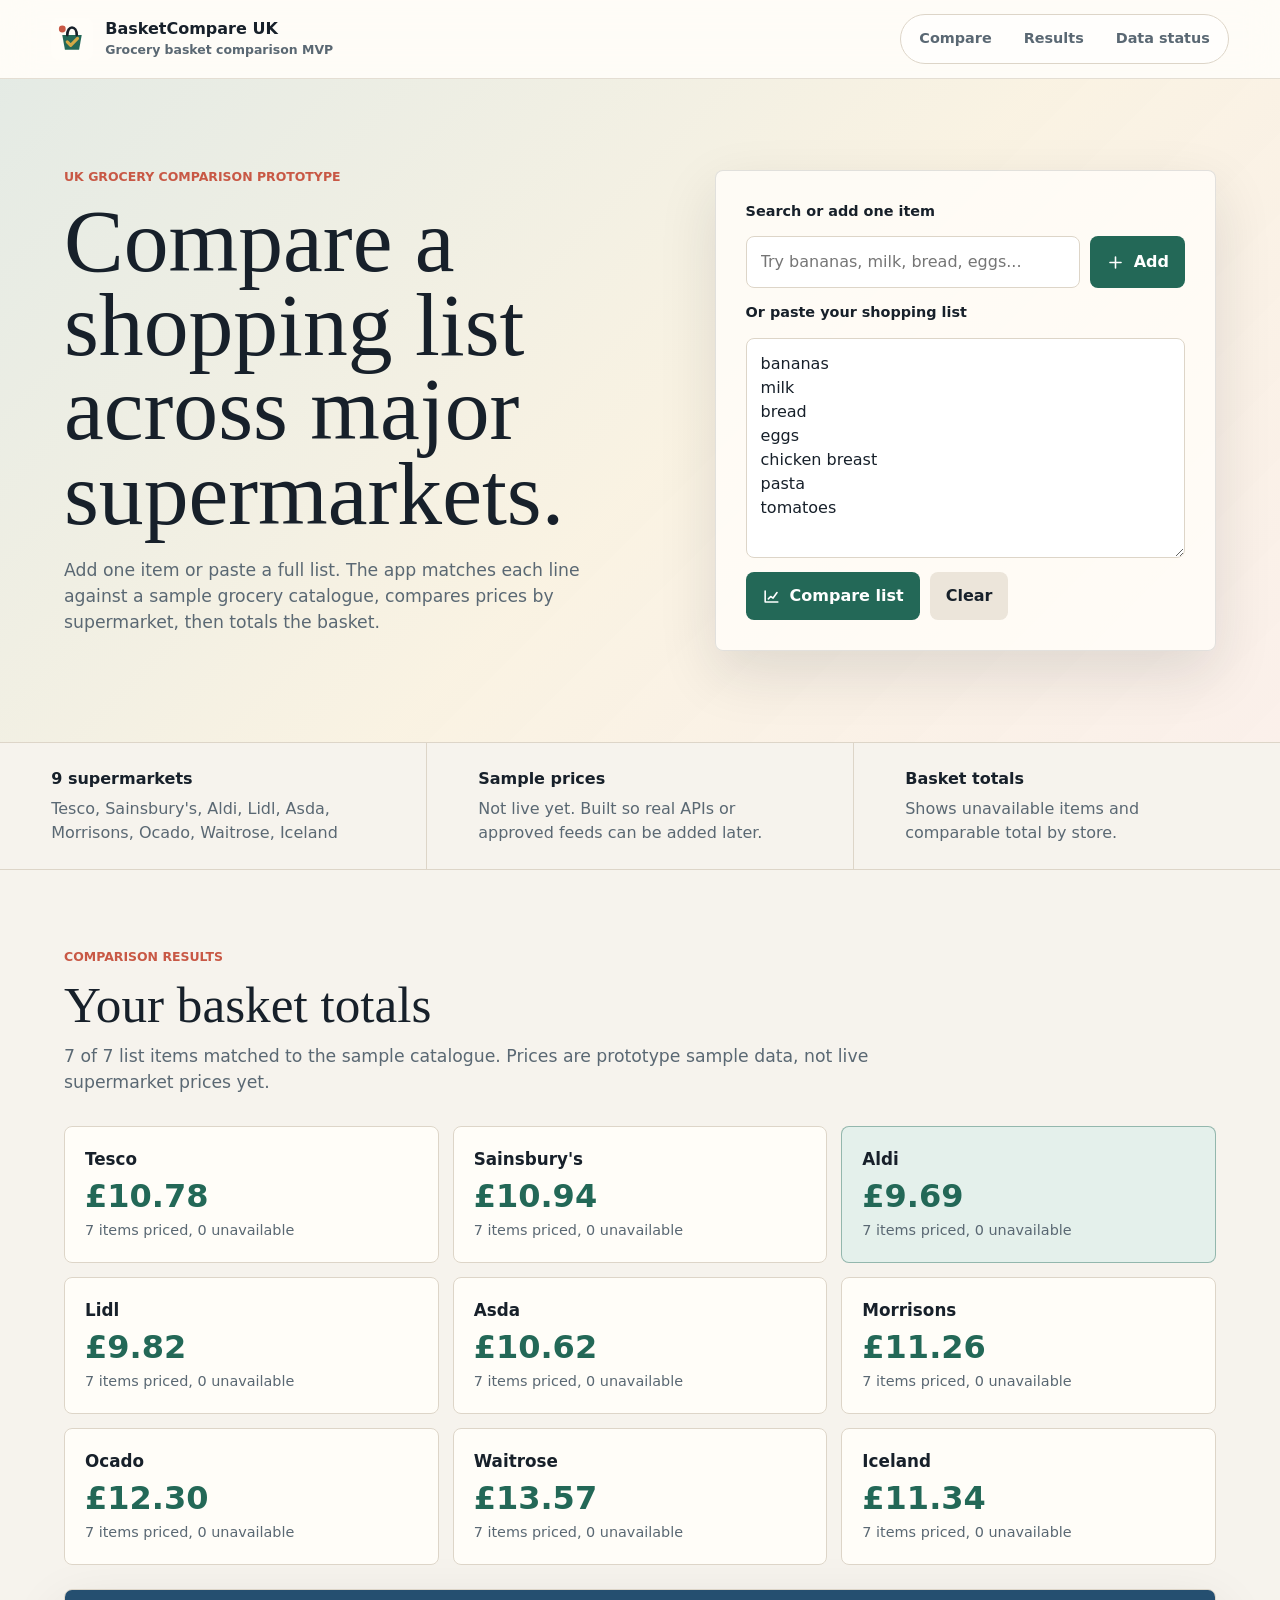
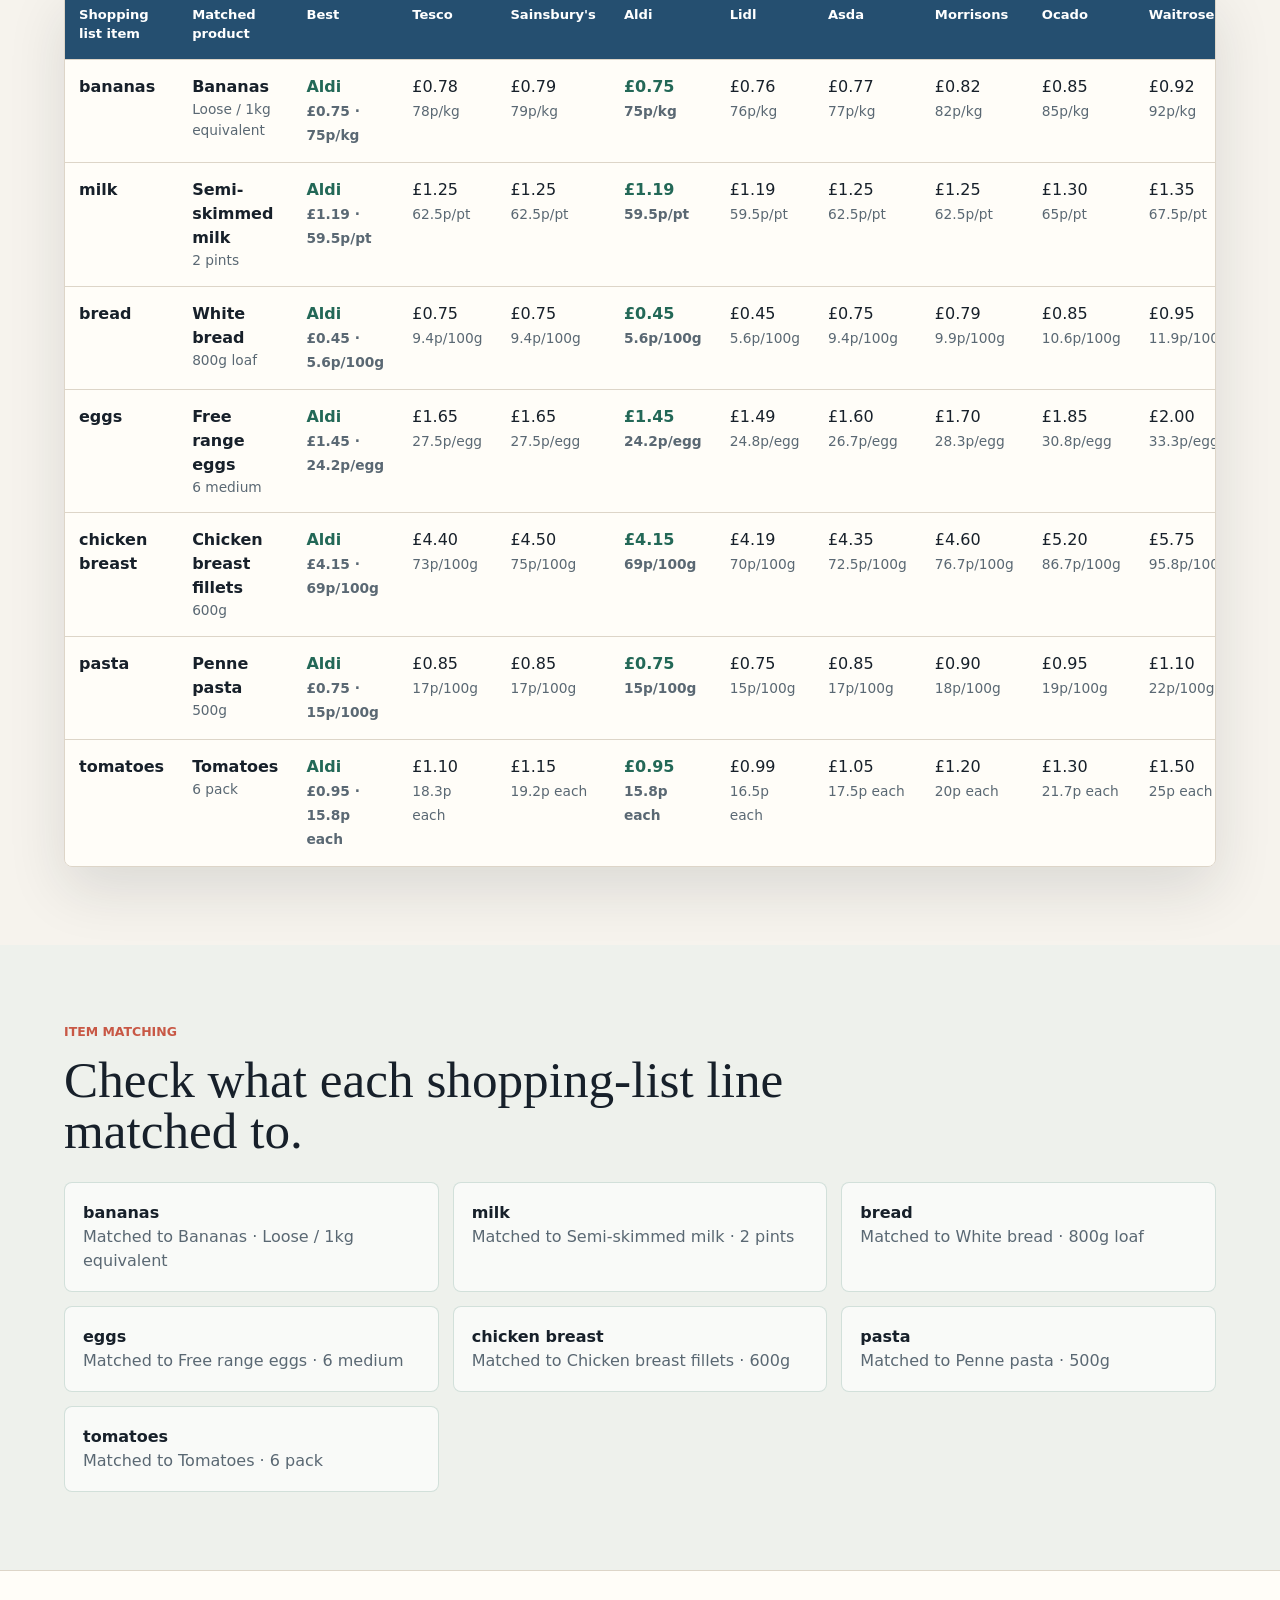
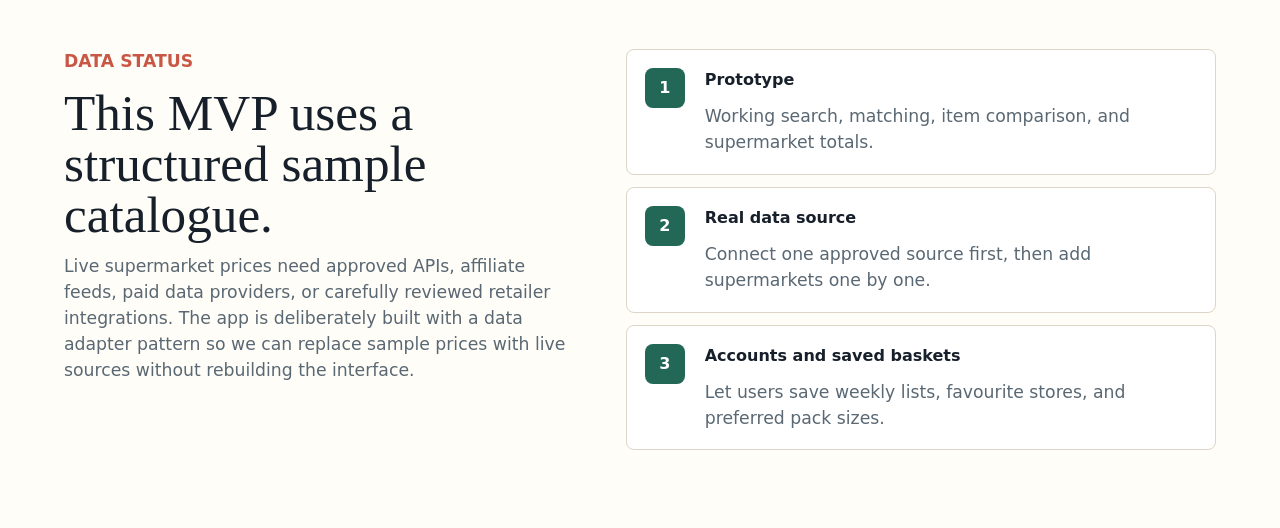
<file: index.html>
<!doctype html>
<html lang="en">
  <head>
    <meta charset="utf-8" />
    <meta name="viewport" content="width=device-width, initial-scale=1" />
    <meta
      name="description"
      content="A UK grocery basket comparison prototype for comparing shopping list totals across major supermarkets."
    />
    <title>BasketCompare UK | Grocery price comparison prototype</title>
    <link rel="stylesheet" href="styles.css" />
  </head>
  <body>
    <header class="app-header">
      <a class="brand" href="#top" aria-label="BasketCompare UK home">
        <img src="assets/basket-mark.svg" alt="" width="42" height="42" />
        <span>
          <strong>BasketCompare UK</strong>
          <small>Grocery basket comparison MVP</small>
        </span>
      </a>
      <nav aria-label="App sections">
        <a href="#compare">Compare</a>
        <a href="#results">Results</a>
        <a href="#data">Data status</a>
      </nav>
    </header>

    <main id="top">
      <section class="workspace" id="compare" aria-labelledby="app-title">
        <div class="workspace-copy">
          <p class="eyebrow">UK grocery comparison prototype</p>
          <h1 id="app-title">Compare a shopping list across major supermarkets.</h1>
          <p>
            Add one item or paste a full list. The app matches each line against a sample
            grocery catalogue, compares prices by supermarket, then totals the basket.
          </p>
        </div>

        <div class="input-panel" aria-label="Shopping list input">
          <label for="single-item">Search or add one item</label>
          <div class="search-row">
            <input id="single-item" type="search" placeholder="Try bananas, milk, bread, eggs..." autocomplete="off" />
            <button class="button primary" type="button" id="add-item-button">
              <svg viewBox="0 0 24 24" aria-hidden="true"><path d="M12 5v14M5 12h14" /></svg>
              Add
            </button>
          </div>

          <label for="shopping-list">Or paste your shopping list</label>
          <textarea id="shopping-list" rows="8" spellcheck="false">bananas
milk
bread
eggs
chicken breast
pasta
tomatoes</textarea>

          <div class="panel-actions">
            <button class="button primary" type="button" id="compare-button">
              <svg viewBox="0 0 24 24" aria-hidden="true"><path d="M4 19V5M4 19h16M8 15l3-3 3 2 5-7" /></svg>
              Compare list
            </button>
            <button class="button secondary" type="button" id="clear-button">Clear</button>
          </div>
        </div>
      </section>

      <section class="status-strip" aria-label="Prototype status">
        <div>
          <strong>9 supermarkets</strong>
          <span>Tesco, Sainsbury's, Aldi, Lidl, Asda, Morrisons, Ocado, Waitrose, Iceland</span>
        </div>
        <div>
          <strong>Sample prices</strong>
          <span>Not live yet. Built so real APIs or approved feeds can be added later.</span>
        </div>
        <div>
          <strong>Basket totals</strong>
          <span>Shows unavailable items and comparable total by store.</span>
        </div>
      </section>

      <section class="results-section" id="results" aria-live="polite">
        <div class="section-heading">
          <p class="eyebrow">Comparison results</p>
          <h2>Your basket totals</h2>
          <p id="result-summary">Run a comparison to see supermarket totals and item-level prices.</p>
        </div>

        <div class="totals-grid" id="totals-grid"></div>
        <div class="results-table-wrap">
          <table class="results-table">
            <thead>
              <tr id="results-head"></tr>
            </thead>
            <tbody id="results-body"></tbody>
          </table>
        </div>
      </section>

      <section class="match-section" aria-labelledby="matches-title">
        <div class="section-heading compact">
          <p class="eyebrow">Item matching</p>
          <h2 id="matches-title">Check what each shopping-list line matched to.</h2>
        </div>
        <div class="match-list" id="match-list"></div>
      </section>

      <section class="data-section" id="data" aria-labelledby="data-title">
        <div>
          <p class="eyebrow">Data status</p>
          <h2 id="data-title">This MVP uses a structured sample catalogue.</h2>
          <p>
            Live supermarket prices need approved APIs, affiliate feeds, paid data providers,
            or carefully reviewed retailer integrations. The app is deliberately built with a
            data adapter pattern so we can replace sample prices with live sources without
            rebuilding the interface.
          </p>
        </div>
        <div class="roadmap">
          <article>
            <span>1</span>
            <strong>Prototype</strong>
            <p>Working search, matching, item comparison, and supermarket totals.</p>
          </article>
          <article>
            <span>2</span>
            <strong>Real data source</strong>
            <p>Connect one approved source first, then add supermarkets one by one.</p>
          </article>
          <article>
            <span>3</span>
            <strong>Accounts and saved baskets</strong>
            <p>Let users save weekly lists, favourite stores, and preferred pack sizes.</p>
          </article>
        </div>
      </section>
    </main>

    <template id="empty-state-template">
      <tr>
        <td colspan="12" class="empty-cell">No matched items yet. Add a product or compare the starter list.</td>
      </tr>
    </template>

    <script src="data.js"></script>
    <script src="app.js"></script>
  </body>
</html>
</file>
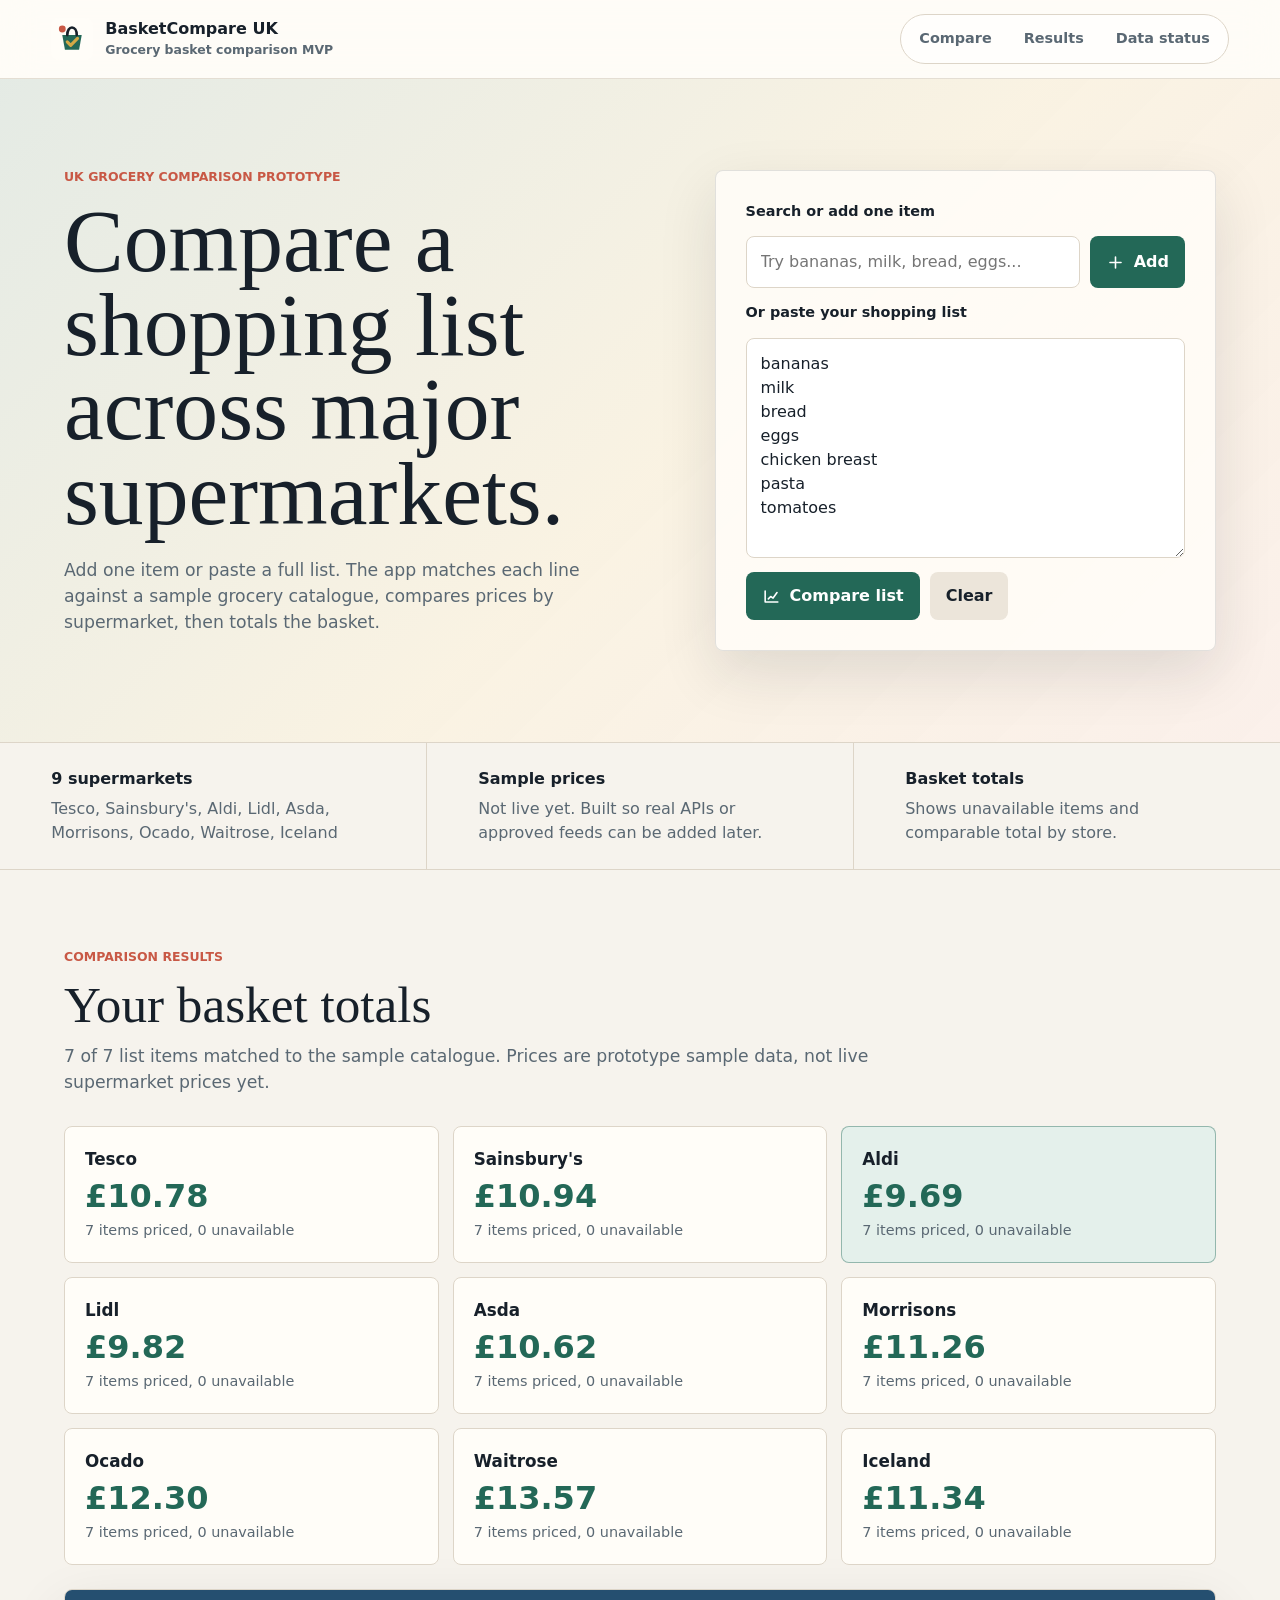
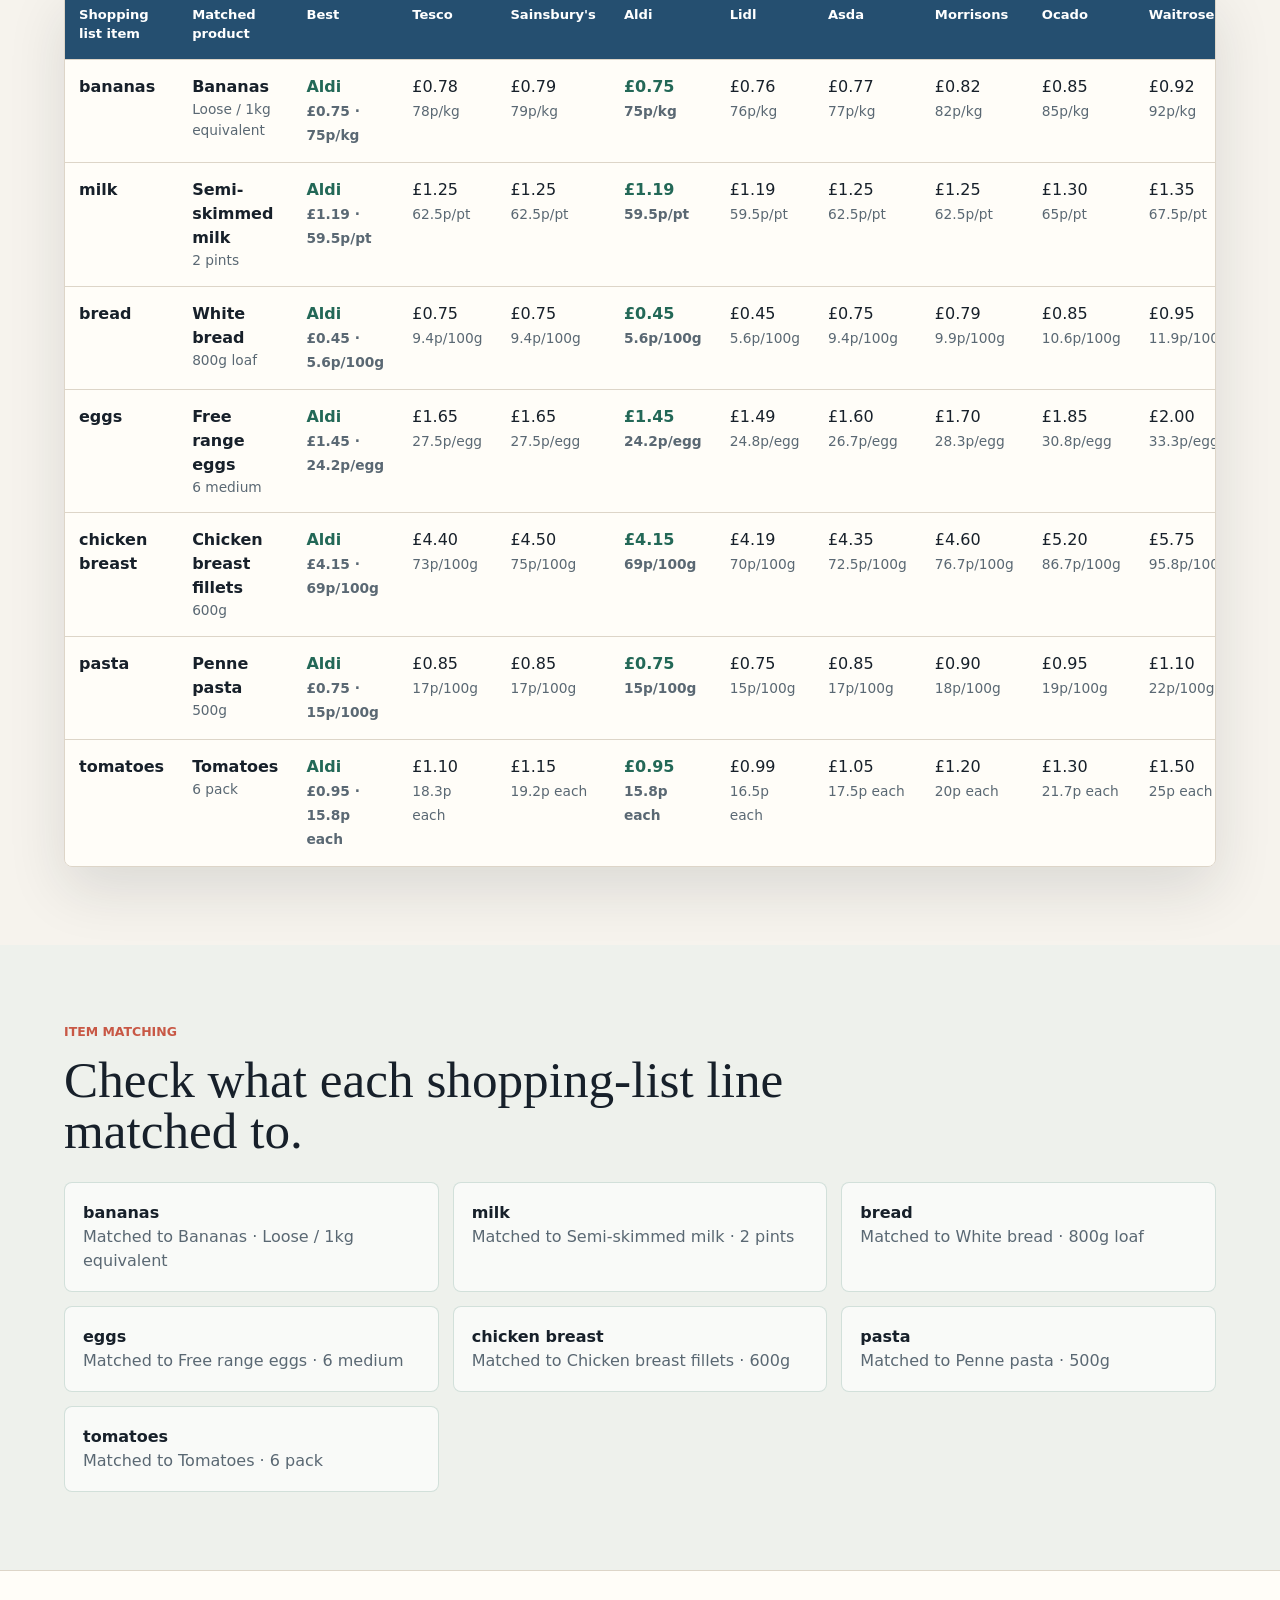
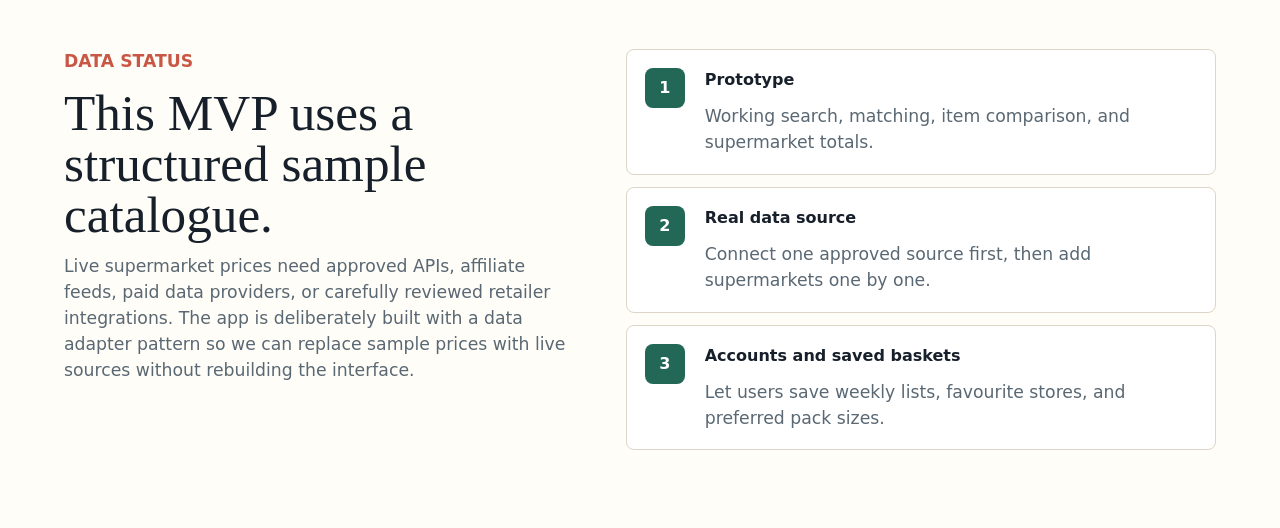
<file: grocery-compare/index.html>
<!doctype html>
<html lang="en">
  <head>
    <meta charset="utf-8" />
    <meta name="viewport" content="width=device-width, initial-scale=1" />
    <meta
      name="description"
      content="A UK grocery basket comparison prototype for comparing shopping list totals across major supermarkets."
    />
    <meta name="deployment-target" content="basketcompare-uk" />
    <title>BasketCompare UK | Grocery price comparison prototype</title>
    <link rel="stylesheet" href="styles.css" />
  </head>
  <body>
    <header class="app-header">
      <a class="brand" href="#top" aria-label="BasketCompare UK home">
        <img src="assets/basket-mark.svg" alt="" width="42" height="42" />
        <span>
          <strong>BasketCompare UK</strong>
          <small>Grocery basket comparison MVP</small>
        </span>
      </a>
      <nav aria-label="App sections">
        <a href="#compare">Compare</a>
        <a href="#results">Results</a>
        <a href="#data">Data status</a>
      </nav>
    </header>

    <main id="top">
      <section class="workspace" id="compare" aria-labelledby="app-title">
        <div class="workspace-copy">
          <p class="eyebrow">UK grocery comparison prototype</p>
          <h1 id="app-title">Compare a shopping list across major supermarkets.</h1>
          <p>
            Add one item or paste a full list. The app matches each line against a sample
            grocery catalogue, compares prices by supermarket, then totals the basket.
          </p>
        </div>

        <div class="input-panel" aria-label="Shopping list input">
          <label for="single-item">Search or add one item</label>
          <div class="search-row">
            <input id="single-item" type="search" placeholder="Try bananas, milk, bread, eggs..." autocomplete="off" />
            <button class="button primary" type="button" id="add-item-button">
              <svg viewBox="0 0 24 24" aria-hidden="true"><path d="M12 5v14M5 12h14" /></svg>
              Add
            </button>
          </div>

          <label for="shopping-list">Or paste your shopping list</label>
          <textarea id="shopping-list" rows="8" spellcheck="false">bananas
milk
bread
eggs
chicken breast
pasta
tomatoes</textarea>

          <div class="panel-actions">
            <button class="button primary" type="button" id="compare-button">
              <svg viewBox="0 0 24 24" aria-hidden="true"><path d="M4 19V5M4 19h16M8 15l3-3 3 2 5-7" /></svg>
              Compare list
            </button>
            <button class="button secondary" type="button" id="clear-button">Clear</button>
          </div>
        </div>
      </section>

      <section class="status-strip" aria-label="Prototype status">
        <div>
          <strong>9 supermarkets</strong>
          <span>Tesco, Sainsbury's, Aldi, Lidl, Asda, Morrisons, Ocado, Waitrose, Iceland</span>
        </div>
        <div>
          <strong>Sample prices</strong>
          <span>Not live yet. Built so real APIs or approved feeds can be added later.</span>
        </div>
        <div>
          <strong>Basket totals</strong>
          <span>Shows unavailable items and comparable total by store.</span>
        </div>
      </section>

      <section class="results-section" id="results" aria-live="polite">
        <div class="section-heading">
          <p class="eyebrow">Comparison results</p>
          <h2>Your basket totals</h2>
          <p id="result-summary">Run a comparison to see supermarket totals and item-level prices.</p>
        </div>

        <div class="totals-grid" id="totals-grid"></div>
        <div class="results-table-wrap">
          <table class="results-table">
            <thead>
              <tr id="results-head"></tr>
            </thead>
            <tbody id="results-body"></tbody>
          </table>
        </div>
      </section>

      <section class="match-section" aria-labelledby="matches-title">
        <div class="section-heading compact">
          <p class="eyebrow">Item matching</p>
          <h2 id="matches-title">Check what each shopping-list line matched to.</h2>
        </div>
        <div class="match-list" id="match-list"></div>
      </section>

      <section class="data-section" id="data" aria-labelledby="data-title">
        <div>
          <p class="eyebrow">Data status</p>
          <h2 id="data-title">This MVP uses a structured sample catalogue.</h2>
          <p>
            Live supermarket prices need approved APIs, affiliate feeds, paid data providers,
            or carefully reviewed retailer integrations. The app is deliberately built with a
            data adapter pattern so we can replace sample prices with live sources without
            rebuilding the interface.
          </p>
        </div>
        <div class="roadmap">
          <article>
            <span>1</span>
            <strong>Prototype</strong>
            <p>Working search, matching, item comparison, and supermarket totals.</p>
          </article>
          <article>
            <span>2</span>
            <strong>Real data source</strong>
            <p>Connect one approved source first, then add supermarkets one by one.</p>
          </article>
          <article>
            <span>3</span>
            <strong>Accounts and saved baskets</strong>
            <p>Let users save weekly lists, favourite stores, and preferred pack sizes.</p>
          </article>
        </div>
      </section>
    </main>

    <template id="empty-state-template">
      <tr>
        <td colspan="12" class="empty-cell">No matched items yet. Add a product or compare the starter list.</td>
      </tr>
    </template>

    <script src="data.js"></script>
    <script src="app.js"></script>
  </body>
</html>
</file>
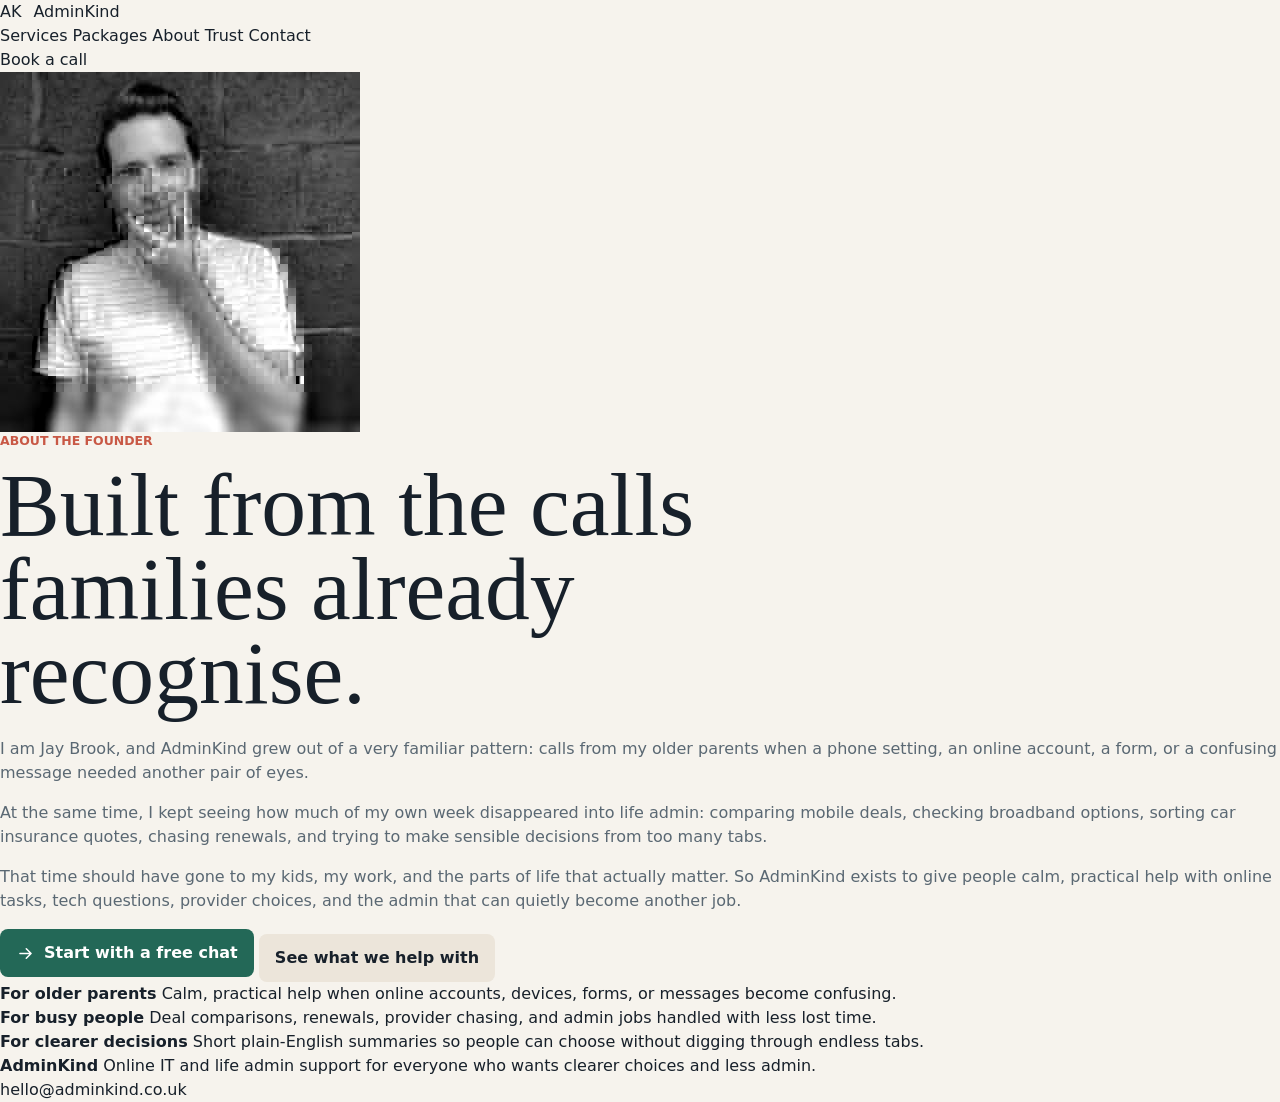
<file: about.html>
<!doctype html>
<html lang="en">
  <head>
    <meta charset="utf-8" />
    <meta name="viewport" content="width=device-width, initial-scale=1" />
    <meta
      name="description"
      content="Meet Jay Brook, founder of AdminKind, and learn why the service was created to make online IT support and life admin clearer, calmer, and less time-consuming."
    />
    <title>About Jay Brook | AdminKind</title>
    <link rel="stylesheet" href="styles.css?v=logo-spacing" />
  </head>
  <body class="about-page">
    <header class="site-header">
      <a class="brand" href="index.html" aria-label="AdminKind home">
        <span class="brand-mark">AK</span>
        <span>AdminKind</span>
      </a>
      <nav class="nav-links" aria-label="Primary navigation">
        <a href="index.html#services">Services</a>
        <a href="index.html#packages">Packages</a>
        <a href="about.html" aria-current="page">About</a>
        <a href="index.html#trust">Trust</a>
        <a href="index.html#contact">Contact</a>
      </nav>
      <a class="nav-cta" href="index.html#contact">Book a call</a>
    </header>

    <main id="top" class="about-page-main">
      <section class="about-hero" aria-labelledby="about-title">
        <div class="about-photo">
          <img src="assets/jay-brook.jpeg" alt="Jay Brook, founder of AdminKind" />
        </div>
        <div class="about-copy">
          <p class="eyebrow">About the founder</p>
          <h1 id="about-title">Built from the calls families already recognise.</h1>
          <p>
            I am Jay Brook, and AdminKind grew out of a very familiar pattern: calls from my older
            parents when a phone setting, an online account, a form, or a confusing message needed
            another pair of eyes.
          </p>
          <p>
            At the same time, I kept seeing how much of my own week disappeared into life admin:
            comparing mobile deals, checking broadband options, sorting car insurance quotes,
            chasing renewals, and trying to make sensible decisions from too many tabs.
          </p>
          <p>
            That time should have gone to my kids, my work, and the parts of life that actually
            matter. So AdminKind exists to give people calm, practical help with online tasks,
            tech questions, provider choices, and the admin that can quietly become another job.
          </p>
          <div class="about-actions">
            <a class="button primary" href="index.html#contact">
              <svg viewBox="0 0 24 24" aria-hidden="true">
                <path d="M5 12h14M13 6l6 6-6 6" />
              </svg>
              Start with a free chat
            </a>
            <a class="button secondary dark-text" href="index.html#services">See what we help with</a>
          </div>
        </div>
      </section>

      <section class="intro-band" aria-label="Why AdminKind exists">
        <div class="intro-item">
          <strong>For older parents</strong>
          <span>Calm, practical help when online accounts, devices, forms, or messages become confusing.</span>
        </div>
        <div class="intro-item">
          <strong>For busy people</strong>
          <span>Deal comparisons, renewals, provider chasing, and admin jobs handled with less lost time.</span>
        </div>
        <div class="intro-item">
          <strong>For clearer decisions</strong>
          <span>Short plain-English summaries so people can choose without digging through endless tabs.</span>
        </div>
      </section>
    </main>

    <footer class="site-footer">
      <div>
        <strong>AdminKind</strong>
        <span>Online IT and life admin support for everyone who wants clearer choices and less admin.</span>
      </div>
      <a href="mailto:hello@adminkind.co.uk">hello@adminkind.co.uk</a>
    </footer>
  </body>
</html>
</file>
<file: styles.css>
:root {
  --ink: #17202a;
  --muted: #5a6873;
  --paper: #f6f3ed;
  --panel: #fffdf8;
  --green: #236857;
  --green-soft: #e4f0eb;
  --red: #c85845;
  --yellow: #d3a946;
  --blue: #254f70;
  --line: #ddd5c8;
  --white: #ffffff;
  --shadow: 0 22px 58px rgba(23, 32, 42, 0.12);
}

* {
  box-sizing: border-box;
}

html {
  scroll-behavior: smooth;
}

body {
  margin: 0;
  color: var(--ink);
  background: var(--paper);
  font-family: Inter, ui-sans-serif, system-ui, -apple-system, BlinkMacSystemFont, "Segoe UI", sans-serif;
  line-height: 1.5;
}

button,
input,
textarea {
  font: inherit;
}

button {
  cursor: pointer;
}

a {
  color: inherit;
  text-decoration: none;
}

img,
svg {
  display: block;
}

.app-header {
  position: sticky;
  top: 0;
  z-index: 10;
  display: flex;
  align-items: center;
  justify-content: space-between;
  gap: 18px;
  min-height: 74px;
  padding: 14px clamp(18px, 4vw, 56px);
  border-bottom: 1px solid rgba(221, 213, 200, 0.78);
  background: rgba(255, 253, 248, 0.9);
  backdrop-filter: blur(18px);
}

.brand {
  display: inline-flex;
  align-items: center;
  gap: 12px;
}

.brand strong,
.brand small {
  display: block;
}

.brand strong {
  font-size: 1rem;
  font-weight: 850;
}

.brand small {
  color: var(--muted);
  font-size: 0.78rem;
  font-weight: 650;
}

.app-header nav {
  display: flex;
  gap: 6px;
  padding: 5px;
  border: 1px solid var(--line);
  border-radius: 999px;
  background: rgba(255, 255, 255, 0.62);
}

.app-header nav a {
  padding: 8px 13px;
  border-radius: 999px;
  color: var(--muted);
  font-size: 0.9rem;
  font-weight: 750;
}

.app-header nav a:hover {
  background: var(--green-soft);
  color: var(--green);
}

.workspace {
  display: grid;
  grid-template-columns: minmax(0, 0.9fr) minmax(360px, 0.78fr);
  gap: clamp(28px, 6vw, 72px);
  align-items: center;
  padding: clamp(42px, 7vw, 92px) clamp(18px, 5vw, 70px);
  background:
    linear-gradient(135deg, rgba(35, 104, 87, 0.12), rgba(211, 169, 70, 0.12) 54%, rgba(200, 88, 69, 0.08)),
    var(--panel);
  border-bottom: 1px solid var(--line);
}

.workspace-copy {
  max-width: 780px;
}

.eyebrow {
  margin: 0 0 12px;
  color: var(--red);
  font-size: 0.78rem;
  font-weight: 850;
  letter-spacing: 0;
  text-transform: uppercase;
}

h1,
h2,
h3,
p {
  margin-top: 0;
}

h1 {
  max-width: 780px;
  margin-bottom: 22px;
  font-family: Georgia, "Times New Roman", serif;
  font-size: clamp(3rem, 7vw, 6.9rem);
  line-height: 0.94;
  font-weight: 500;
}

h2 {
  margin-bottom: 14px;
  font-family: Georgia, "Times New Roman", serif;
  font-size: clamp(2.1rem, 4vw, 4.2rem);
  line-height: 1;
  font-weight: 500;
}

p {
  color: var(--muted);
}

.workspace-copy p:not(.eyebrow),
.data-section p,
.section-heading p:not(.eyebrow) {
  font-size: 1.08rem;
}

.input-panel {
  display: grid;
  gap: 14px;
  padding: clamp(20px, 3vw, 30px);
  border: 1px solid rgba(23, 32, 42, 0.12);
  border-radius: 8px;
  background: rgba(255, 253, 248, 0.84);
  box-shadow: var(--shadow);
}

.input-panel label {
  color: var(--ink);
  font-size: 0.9rem;
  font-weight: 800;
}

.search-row {
  display: grid;
  grid-template-columns: 1fr auto;
  gap: 10px;
}

input,
textarea {
  width: 100%;
  border: 1px solid var(--line);
  border-radius: 8px;
  padding: 13px 14px;
  color: var(--ink);
  background: var(--white);
}

textarea {
  resize: vertical;
  min-height: 160px;
}

input:focus,
textarea:focus {
  border-color: var(--green);
  outline: 3px solid rgba(35, 104, 87, 0.16);
}

.button {
  display: inline-flex;
  align-items: center;
  justify-content: center;
  gap: 9px;
  min-height: 48px;
  padding: 12px 16px;
  border: 0;
  border-radius: 8px;
  font-weight: 850;
}

.button svg {
  width: 19px;
  height: 19px;
  fill: none;
  stroke: currentColor;
  stroke-width: 2;
  stroke-linecap: round;
  stroke-linejoin: round;
}

.button.primary {
  color: var(--white);
  background: var(--green);
}

.button.primary:hover {
  background: #1d5749;
}

.button.secondary {
  color: var(--ink);
  background: #ece5da;
}

.panel-actions {
  display: flex;
  flex-wrap: wrap;
  gap: 10px;
}

.status-strip {
  display: grid;
  grid-template-columns: repeat(3, 1fr);
  gap: 1px;
  background: var(--line);
  border-bottom: 1px solid var(--line);
}

.status-strip div {
  min-height: 118px;
  padding: 24px clamp(18px, 4vw, 54px);
  background: var(--paper);
}

.status-strip strong,
.status-strip span {
  display: block;
}

.status-strip strong {
  margin-bottom: 6px;
}

.status-strip span {
  color: var(--muted);
}

.results-section,
.match-section,
.data-section {
  padding: 78px clamp(18px, 5vw, 70px);
}

.section-heading {
  max-width: 820px;
  margin-bottom: 30px;
}

.section-heading.compact {
  margin-bottom: 26px;
}

.totals-grid {
  display: grid;
  grid-template-columns: repeat(3, minmax(0, 1fr));
  gap: 14px;
  margin-bottom: 24px;
}

.total-card {
  display: grid;
  gap: 8px;
  padding: 20px;
  border: 1px solid var(--line);
  border-radius: 8px;
  background: var(--panel);
}

.total-card.best {
  border-color: rgba(35, 104, 87, 0.42);
  background: var(--green-soft);
}

.total-card strong {
  font-size: 1.05rem;
}

.total-card .amount {
  color: var(--green);
  font-size: 2rem;
  font-weight: 900;
  line-height: 1;
}

.total-card .missing {
  color: var(--muted);
  font-size: 0.9rem;
}

.results-table-wrap {
  overflow-x: auto;
  border: 1px solid var(--line);
  border-radius: 8px;
  background: var(--panel);
  box-shadow: var(--shadow);
}

.results-table {
  width: 100%;
  min-width: 980px;
  border-collapse: collapse;
}

.results-table th,
.results-table td {
  padding: 15px 14px;
  border-bottom: 1px solid var(--line);
  text-align: left;
  vertical-align: top;
}

.results-table th {
  color: var(--white);
  background: var(--blue);
  font-size: 0.82rem;
}

.results-table tr:last-child td {
  border-bottom: 0;
}

.item-cell strong,
.item-cell span {
  display: block;
}

.item-cell span,
.price-cell span {
  color: var(--muted);
  font-size: 0.86rem;
}

.price-cell.best {
  color: var(--green);
  font-weight: 900;
}

.price-cell.missing {
  color: var(--muted);
}

.empty-cell {
  color: var(--muted);
  text-align: center !important;
}

.match-section {
  background: #eef1ec;
}

.match-list {
  display: grid;
  grid-template-columns: repeat(3, minmax(0, 1fr));
  gap: 14px;
}

.match-card {
  padding: 18px;
  border: 1px solid rgba(35, 104, 87, 0.18);
  border-radius: 8px;
  background: rgba(255, 255, 255, 0.62);
}

.match-card strong,
.match-card span {
  display: block;
}

.match-card span {
  color: var(--muted);
}

.match-card.unmatched {
  border-color: rgba(200, 88, 69, 0.34);
  background: rgba(200, 88, 69, 0.08);
}

.data-section {
  display: grid;
  grid-template-columns: minmax(0, 0.85fr) minmax(320px, 1fr);
  gap: clamp(28px, 5vw, 60px);
  align-items: start;
  background: var(--panel);
  border-top: 1px solid var(--line);
}

.roadmap {
  display: grid;
  gap: 12px;
}

.roadmap article {
  display: grid;
  grid-template-columns: 44px 1fr;
  gap: 12px 16px;
  padding: 18px;
  border: 1px solid var(--line);
  border-radius: 8px;
  background: var(--white);
}

.roadmap span {
  grid-row: span 2;
  display: grid;
  place-items: center;
  width: 40px;
  height: 40px;
  border-radius: 8px;
  color: var(--white);
  background: var(--green);
  font-weight: 900;
}

.roadmap strong {
  align-self: end;
}

.roadmap p {
  margin-bottom: 0;
}

@media (max-width: 980px) {
  .workspace,
  .data-section,
  .status-strip,
  .totals-grid,
  .match-list {
    grid-template-columns: 1fr;
  }

  .app-header {
    align-items: flex-start;
    flex-direction: column;
  }
}

@media (max-width: 620px) {
  .app-header nav {
    width: 100%;
    overflow-x: auto;
  }

  .workspace,
  .results-section,
  .match-section,
  .data-section {
    padding-left: 18px;
    padding-right: 18px;
  }

  .search-row {
    grid-template-columns: 1fr;
  }

  .button {
    width: 100%;
  }
}
</file>
<file: grocery-compare/styles.css>
:root {
  --ink: #17202a;
  --muted: #5a6873;
  --paper: #f6f3ed;
  --panel: #fffdf8;
  --green: #236857;
  --green-soft: #e4f0eb;
  --red: #c85845;
  --yellow: #d3a946;
  --blue: #254f70;
  --line: #ddd5c8;
  --white: #ffffff;
  --shadow: 0 22px 58px rgba(23, 32, 42, 0.12);
}

* {
  box-sizing: border-box;
}

html {
  scroll-behavior: smooth;
}

body {
  margin: 0;
  color: var(--ink);
  background: var(--paper);
  font-family: Inter, ui-sans-serif, system-ui, -apple-system, BlinkMacSystemFont, "Segoe UI", sans-serif;
  line-height: 1.5;
}

button,
input,
textarea {
  font: inherit;
}

button {
  cursor: pointer;
}

a {
  color: inherit;
  text-decoration: none;
}

img,
svg {
  display: block;
}

.app-header {
  position: sticky;
  top: 0;
  z-index: 10;
  display: flex;
  align-items: center;
  justify-content: space-between;
  gap: 18px;
  min-height: 74px;
  padding: 14px clamp(18px, 4vw, 56px);
  border-bottom: 1px solid rgba(221, 213, 200, 0.78);
  background: rgba(255, 253, 248, 0.9);
  backdrop-filter: blur(18px);
}

.brand {
  display: inline-flex;
  align-items: center;
  gap: 12px;
}

.brand strong,
.brand small {
  display: block;
}

.brand strong {
  font-size: 1rem;
  font-weight: 850;
}

.brand small {
  color: var(--muted);
  font-size: 0.78rem;
  font-weight: 650;
}

.app-header nav {
  display: flex;
  gap: 6px;
  padding: 5px;
  border: 1px solid var(--line);
  border-radius: 999px;
  background: rgba(255, 255, 255, 0.62);
}

.app-header nav a {
  padding: 8px 13px;
  border-radius: 999px;
  color: var(--muted);
  font-size: 0.9rem;
  font-weight: 750;
}

.app-header nav a:hover {
  background: var(--green-soft);
  color: var(--green);
}

.workspace {
  display: grid;
  grid-template-columns: minmax(0, 0.9fr) minmax(360px, 0.78fr);
  gap: clamp(28px, 6vw, 72px);
  align-items: center;
  padding: clamp(42px, 7vw, 92px) clamp(18px, 5vw, 70px);
  background:
    linear-gradient(135deg, rgba(35, 104, 87, 0.12), rgba(211, 169, 70, 0.12) 54%, rgba(200, 88, 69, 0.08)),
    var(--panel);
  border-bottom: 1px solid var(--line);
}

.workspace-copy {
  max-width: 780px;
}

.eyebrow {
  margin: 0 0 12px;
  color: var(--red);
  font-size: 0.78rem;
  font-weight: 850;
  letter-spacing: 0;
  text-transform: uppercase;
}

h1,
h2,
h3,
p {
  margin-top: 0;
}

h1 {
  max-width: 780px;
  margin-bottom: 22px;
  font-family: Georgia, "Times New Roman", serif;
  font-size: clamp(3rem, 7vw, 6.9rem);
  line-height: 0.94;
  font-weight: 500;
}

h2 {
  margin-bottom: 14px;
  font-family: Georgia, "Times New Roman", serif;
  font-size: clamp(2.1rem, 4vw, 4.2rem);
  line-height: 1;
  font-weight: 500;
}

p {
  color: var(--muted);
}

.workspace-copy p:not(.eyebrow),
.data-section p,
.section-heading p:not(.eyebrow) {
  font-size: 1.08rem;
}

.input-panel {
  display: grid;
  gap: 14px;
  padding: clamp(20px, 3vw, 30px);
  border: 1px solid rgba(23, 32, 42, 0.12);
  border-radius: 8px;
  background: rgba(255, 253, 248, 0.84);
  box-shadow: var(--shadow);
}

.input-panel label {
  color: var(--ink);
  font-size: 0.9rem;
  font-weight: 800;
}

.search-row {
  display: grid;
  grid-template-columns: 1fr auto;
  gap: 10px;
}

input,
textarea {
  width: 100%;
  border: 1px solid var(--line);
  border-radius: 8px;
  padding: 13px 14px;
  color: var(--ink);
  background: var(--white);
}

textarea {
  resize: vertical;
  min-height: 160px;
}

input:focus,
textarea:focus {
  border-color: var(--green);
  outline: 3px solid rgba(35, 104, 87, 0.16);
}

.button {
  display: inline-flex;
  align-items: center;
  justify-content: center;
  gap: 9px;
  min-height: 48px;
  padding: 12px 16px;
  border: 0;
  border-radius: 8px;
  font-weight: 850;
}

.button svg {
  width: 19px;
  height: 19px;
  fill: none;
  stroke: currentColor;
  stroke-width: 2;
  stroke-linecap: round;
  stroke-linejoin: round;
}

.button.primary {
  color: var(--white);
  background: var(--green);
}

.button.primary:hover {
  background: #1d5749;
}

.button.secondary {
  color: var(--ink);
  background: #ece5da;
}

.panel-actions {
  display: flex;
  flex-wrap: wrap;
  gap: 10px;
}

.status-strip {
  display: grid;
  grid-template-columns: repeat(3, 1fr);
  gap: 1px;
  background: var(--line);
  border-bottom: 1px solid var(--line);
}

.status-strip div {
  min-height: 118px;
  padding: 24px clamp(18px, 4vw, 54px);
  background: var(--paper);
}

.status-strip strong,
.status-strip span {
  display: block;
}

.status-strip strong {
  margin-bottom: 6px;
}

.status-strip span {
  color: var(--muted);
}

.results-section,
.match-section,
.data-section {
  padding: 78px clamp(18px, 5vw, 70px);
}

.section-heading {
  max-width: 820px;
  margin-bottom: 30px;
}

.section-heading.compact {
  margin-bottom: 26px;
}

.totals-grid {
  display: grid;
  grid-template-columns: repeat(3, minmax(0, 1fr));
  gap: 14px;
  margin-bottom: 24px;
}

.total-card {
  display: grid;
  gap: 8px;
  padding: 20px;
  border: 1px solid var(--line);
  border-radius: 8px;
  background: var(--panel);
}

.total-card.best {
  border-color: rgba(35, 104, 87, 0.42);
  background: var(--green-soft);
}

.total-card strong {
  font-size: 1.05rem;
}

.total-card .amount {
  color: var(--green);
  font-size: 2rem;
  font-weight: 900;
  line-height: 1;
}

.total-card .missing {
  color: var(--muted);
  font-size: 0.9rem;
}

.results-table-wrap {
  overflow-x: auto;
  border: 1px solid var(--line);
  border-radius: 8px;
  background: var(--panel);
  box-shadow: var(--shadow);
}

.results-table {
  width: 100%;
  min-width: 980px;
  border-collapse: collapse;
}

.results-table th,
.results-table td {
  padding: 15px 14px;
  border-bottom: 1px solid var(--line);
  text-align: left;
  vertical-align: top;
}

.results-table th {
  color: var(--white);
  background: var(--blue);
  font-size: 0.82rem;
}

.results-table tr:last-child td {
  border-bottom: 0;
}

.item-cell strong,
.item-cell span {
  display: block;
}

.item-cell span,
.price-cell span {
  color: var(--muted);
  font-size: 0.86rem;
}

.price-cell.best {
  color: var(--green);
  font-weight: 900;
}

.price-cell.missing {
  color: var(--muted);
}

.empty-cell {
  color: var(--muted);
  text-align: center !important;
}

.match-section {
  background: #eef1ec;
}

.match-list {
  display: grid;
  grid-template-columns: repeat(3, minmax(0, 1fr));
  gap: 14px;
}

.match-card {
  padding: 18px;
  border: 1px solid rgba(35, 104, 87, 0.18);
  border-radius: 8px;
  background: rgba(255, 255, 255, 0.62);
}

.match-card strong,
.match-card span {
  display: block;
}

.match-card span {
  color: var(--muted);
}

.match-card.unmatched {
  border-color: rgba(200, 88, 69, 0.34);
  background: rgba(200, 88, 69, 0.08);
}

.data-section {
  display: grid;
  grid-template-columns: minmax(0, 0.85fr) minmax(320px, 1fr);
  gap: clamp(28px, 5vw, 60px);
  align-items: start;
  background: var(--panel);
  border-top: 1px solid var(--line);
}

.roadmap {
  display: grid;
  gap: 12px;
}

.roadmap article {
  display: grid;
  grid-template-columns: 44px 1fr;
  gap: 12px 16px;
  padding: 18px;
  border: 1px solid var(--line);
  border-radius: 8px;
  background: var(--white);
}

.roadmap span {
  grid-row: span 2;
  display: grid;
  place-items: center;
  width: 40px;
  height: 40px;
  border-radius: 8px;
  color: var(--white);
  background: var(--green);
  font-weight: 900;
}

.roadmap strong {
  align-self: end;
}

.roadmap p {
  margin-bottom: 0;
}

@media (max-width: 980px) {
  .workspace,
  .data-section,
  .status-strip,
  .totals-grid,
  .match-list {
    grid-template-columns: 1fr;
  }

  .app-header {
    align-items: flex-start;
    flex-direction: column;
  }
}

@media (max-width: 620px) {
  .app-header nav {
    width: 100%;
    overflow-x: auto;
  }

  .workspace,
  .results-section,
  .match-section,
  .data-section {
    padding-left: 18px;
    padding-right: 18px;
  }

  .search-row {
    grid-template-columns: 1fr;
  }

  .button {
    width: 100%;
  }
}
</file>
